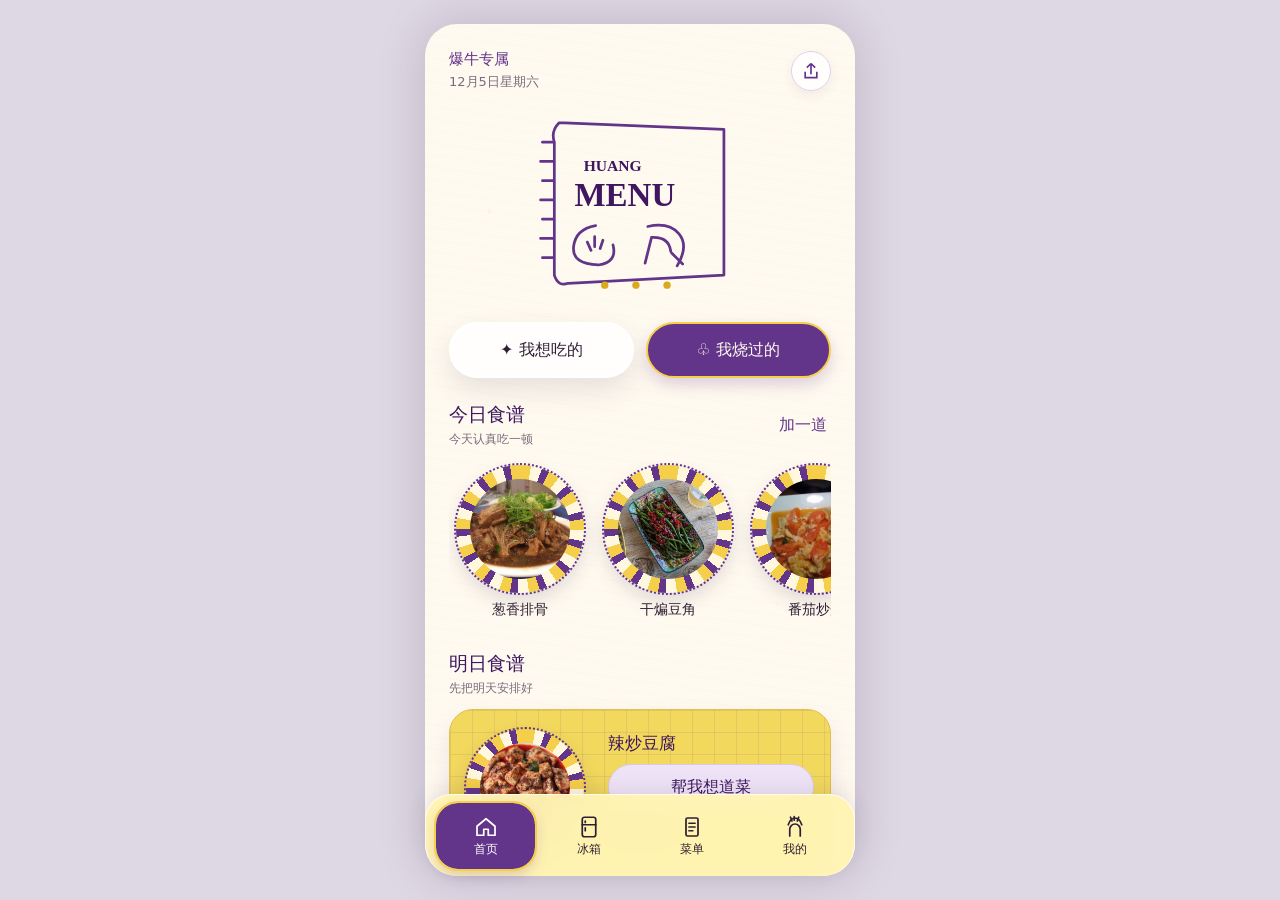
<file: index.html>
<!doctype html>
<html lang="zh-CN">
  <head>
    <meta charset="UTF-8" />
    <meta name="viewport" content="width=device-width, initial-scale=1, viewport-fit=cover" />
    <meta name="theme-color" content="#f6cf4a" />
    <link rel="apple-touch-icon" sizes="180x180" href="./apple-touch-icon.png?v=20260831-2" />
    <link rel="icon" type="image/png" sizes="180x180" href="./apple-touch-icon.png?v=20260831-2" />
    <meta name="description" content="爆牛专属：安排每日菜单、管理冰箱、生成菜谱图并迁移厨房数据。" />
    <title>爆牛专属</title>
    <link rel="stylesheet" href="./styles.css?v=20260831-1" />
  </head>
  <body>
    <div class="app-shell" id="appShell">
      <main id="appContent" class="app-content" tabindex="-1"></main>

      <nav class="tab-bar" aria-label="主要导航">
        <button class="tab-button is-active" data-tab="home" aria-current="page">
          <svg viewBox="0 0 32 32" aria-hidden="true"><path d="M4 15 16 5l12 10v12H19v-8h-6v8H4V15Z"/></svg>
          <span>首页</span>
        </button>
        <button class="tab-button" data-tab="fridge">
          <svg viewBox="0 0 32 32" aria-hidden="true"><rect x="7" y="3" width="18" height="26" rx="3"/><path d="M7 13h18M11 8v2m0 7v4"/></svg>
          <span>冰箱</span>
        </button>
        <button class="tab-button" data-tab="menu">
          <svg viewBox="0 0 32 32" aria-hidden="true"><rect x="8" y="4" width="16" height="24" rx="2"/><path d="M12 11h8m-8 5h8m-8 5h5"/></svg>
          <span>菜单</span>
        </button>
        <button class="tab-button" data-tab="profile">
          <svg viewBox="0 0 32 32" aria-hidden="true"><path d="M9 28v-9a7 7 0 0 1 14 0v9M7 13c2-6 4-9 9-9s7 3 9 9M12 8l-2-5m5 4V2m4 6 2-5"/></svg>
          <span>我的</span>
        </button>
      </nav>

      <div class="sheet-backdrop" id="sheetBackdrop" hidden></div>
      <section class="bottom-sheet" id="bottomSheet" role="dialog" aria-modal="true" aria-labelledby="sheetTitle" hidden>
        <button class="sheet-close" id="sheetClose" aria-label="关闭">×</button>
        <div id="sheetBody"></div>
      </section>
      <div class="toast" id="toast" role="status" aria-live="polite"></div>
    </div>

    <script src="./app.js?v=20260831-1" defer></script>
  </body>
</html>
</file>
<file: styles.css>
:root {
  --paper: #fffaf0;
  --paper-strong: #fff0a6;
  --surface: rgba(255, 255, 255, 0.82);
  --yellow: #f6cf4a;
  --yellow-strong: #dba91e;
  --purple: #63358a;
  --purple-strong: #3f165f;
  --purple-soft: #efe4f7;
  --ink: #2e2034;
  --muted: #786b7d;
  --line: #dfd0e7;
  --fresh: #3f8b68;
  --danger: #b23a45;
  --shadow: 0 12px 28px rgba(67, 39, 77, 0.12), inset 0 0 0 1px rgba(255, 255, 255, 0.62);
  --radius: 18px;
  color: var(--ink);
  background: #ded7e4;
  font-family: "PingFang SC", "Microsoft YaHei", system-ui, sans-serif;
  font-synthesis: none;
}

* { box-sizing: border-box; }
html, body { min-height: 100%; margin: 0; }
[hidden] { display: none !important; }

body {
  display: flex;
  justify-content: center;
  background: #ded7e4;
}

button, input, textarea, select { font: inherit; }
button, label[for] { -webkit-tap-highlight-color: transparent; }
button { color: inherit; cursor: pointer; }
button:focus-visible, input:focus-visible, textarea:focus-visible, select:focus-visible, label[for]:focus-visible {
  outline: 3px solid rgba(99, 53, 138, 0.3);
  outline-offset: 2px;
}

.app-shell {
  position: relative;
  width: min(100%, 430px);
  min-height: 100dvh;
  overflow: hidden;
  background-color: var(--paper);
  background-image:
    radial-gradient(ellipse at 15% 22%, rgba(99, 53, 138, 0.04) 0 1px, transparent 2px),
    radial-gradient(ellipse at 82% 68%, rgba(219, 169, 30, 0.05) 0 1px, transparent 2px),
    repeating-linear-gradient(8deg, transparent 0 6px, rgba(83, 45, 103, 0.016) 7px, transparent 8px 12px);
  box-shadow: 0 0 48px rgba(46, 32, 52, 0.18);
}

.app-content {
  height: 100dvh;
  overflow-x: hidden;
  overflow-y: auto;
  padding: calc(26px + env(safe-area-inset-top)) 24px calc(112px + env(safe-area-inset-bottom));
  scrollbar-width: none;
}
.app-content::-webkit-scrollbar { display: none; }

.page { animation: page-in 180ms ease both; }
@keyframes page-in { from { opacity: 0; transform: translateY(4px); } }

.top-row, .brand-row, .section-heading, .filter-row, .detail-heading, .settings-row {
  display: flex;
  align-items: center;
  justify-content: space-between;
  gap: 12px;
}
.top-row { align-items: flex-start; }
.eyebrow { margin: 0; color: var(--purple); font-size: 15px; font-weight: 750; letter-spacing: 0; }
.page-title { margin: 9px 0 0; color: var(--purple-strong); font-size: 28px; line-height: 1.25; letter-spacing: 0; }
.date-line { margin: 4px 0 0; color: var(--muted); font-size: 13px; }
.header-action, .text-button {
  border: 0;
  padding: 7px 4px;
  background: transparent;
  color: var(--purple);
  font-weight: 750;
}
.header-action .spark { display: block; font-size: 27px; line-height: 1; }
.menu-switch { max-width: 78px; padding-top: 0; text-align: center; }
.about-action { display: grid; justify-items: center; gap: 4px; font-size: 12px; }
.about-action span { font-size: 22px; line-height: 1; }
.icon-button {
  display: inline-grid;
  width: 40px;
  height: 40px;
  flex: 0 0 40px;
  place-items: center;
  border: 1px solid var(--line);
  border-radius: 50%;
  background: var(--surface);
  color: var(--purple);
  box-shadow: 0 4px 12px rgba(67, 39, 77, 0.08);
}
.icon-button svg { width: 20px; height: 20px; fill: none; stroke: currentColor; stroke-width: 2; }

.hero-doodle { display: grid; height: 228px; margin: 0 0 -4px; place-items: center; }
.hero-doodle svg { width: min(78%, 275px); overflow: visible; }
.sketch { fill: none; stroke: var(--purple); stroke-linecap: round; stroke-linejoin: round; stroke-width: 3; }
.sketch-fill { fill: var(--yellow-strong); }
.sketch-text { fill: var(--purple-strong); font-family: Georgia, serif; font-weight: 900; }

.segmented {
  display: grid;
  grid-template-columns: repeat(2, minmax(0, 1fr));
  gap: 12px;
  margin: 7px 0 24px;
  padding: 0;
  border: 0;
  background: transparent;
}
.pill {
  min-height: 56px;
  border: 2px solid rgba(255, 255, 255, 0.78);
  border-radius: 999px;
  background: var(--surface);
  box-shadow: var(--shadow);
  font-weight: 750;
}
.pill.is-active { border-color: var(--yellow); background: var(--purple); color: #fffaf0; box-shadow: 0 7px 16px rgba(99, 53, 138, 0.22); }

.section-heading { margin: 24px 0 13px; }
.section-title { margin: 0; color: var(--purple-strong); font-size: 19px; letter-spacing: 0; }
.section-subtitle { margin: 3px 0 0; color: var(--muted); font-size: 12px; }

.primary-button, .soft-button, .danger-button, .file-button {
  min-height: 46px;
  border: 1px solid transparent;
  border-radius: 999px;
  padding: 0 15px;
  font-weight: 750;
}
.primary-button { border-color: #c99718; background: var(--yellow); color: var(--purple-strong); }
.primary-button:active, .soft-button:active, .danger-button:active, .file-button:active { transform: translateY(1px); }
.soft-button, .file-button { border-color: #d9cae5; background: var(--purple-soft); color: var(--purple-strong); }
.danger-button { border-color: #f0c8cb; background: #fff0f1; color: var(--danger); }
.compact-button { min-height: 36px; padding: 0 12px; font-size: 13px; }
.block-button { width: 100%; }

.meal-block { padding: 14px 0 18px; border-top: 1px solid var(--line); }
.meal-block:first-of-type { border-top: 0; }
.meal-scroll {
  display: grid;
  grid-auto-columns: 138px;
  grid-auto-flow: column;
  gap: 10px;
  overflow-x: auto;
  padding: 4px 2px 8px;
  scrollbar-width: none;
}
.meal-scroll::-webkit-scrollbar { display: none; }
.dish-card {
  min-width: 0;
  border: 0;
  padding: 0;
  background: transparent;
  text-align: center;
}
.plate, .dish-photo {
  --rim-pattern: #fff8df;
  display: grid;
  width: 128px;
  aspect-ratio: 1;
  margin: 0 auto 8px;
  overflow: hidden;
  place-items: center;
  border: 14px solid transparent;
  border-radius: 50%;
  outline: 2px dotted var(--purple);
  background: var(--rim-pattern) border-box;
  box-shadow: 0 8px 19px rgba(67, 39, 77, 0.16);
}
.plate {
  --food1: #e3a52d;
  --food2: #79439f;
  --food-fill: conic-gradient(from 30deg, var(--food1), var(--food2), #71965e, var(--food1), #b95157, var(--food2));
  background: var(--food-fill) padding-box, var(--rim-pattern) border-box;
}
.plate::after { content: "✦"; color: rgba(255, 255, 255, 0.72); font-size: 24px; }
.dish-photo > img { width: 100%; height: 100%; object-fit: cover; background: #eee; }
.dish-photo > img.is-original { object-fit: contain; background: #fffdf4; }
.plate.is-bowl, .dish-photo.is-bowl {
  border-width: 19px;
  border-color: transparent;
  outline: 4px solid #fff8df;
  box-shadow: 0 9px 20px rgba(67, 39, 77, 0.2), inset 0 0 0 4px var(--purple);
}
.dish-name { display: block; overflow: hidden; color: var(--ink); font-size: 14px; font-weight: 700; text-overflow: ellipsis; white-space: nowrap; }
.empty-meal, .empty-state {
  padding: 26px 18px;
  border: 1px dashed #cbb4da;
  border-radius: var(--radius);
  background: #fffdf7;
  color: var(--muted);
  text-align: center;
}
.empty-meal { min-width: 100%; }
.tomorrow-heading { margin-bottom: 12px; }
.plan-count { color: var(--purple); font-size: 12px; font-weight: 750; }
.tomorrow-card {
  display: grid;
  min-height: 158px;
  grid-template-columns: 126px minmax(0, 1fr);
  align-items: center;
  gap: 16px;
  overflow: hidden;
  padding: 16px;
  border: 1px solid #e0c14b;
  border-radius: 24px;
  background-color: #f2d85d;
  background-image: linear-gradient(90deg, rgba(99, 53, 138, 0.1) 1px, transparent 1px), linear-gradient(rgba(99, 53, 138, 0.1) 1px, transparent 1px);
  background-size: 22px 22px;
  box-shadow: 0 12px 24px rgba(99, 53, 138, 0.13);
}
.tomorrow-card .plate, .tomorrow-card .dish-photo { width: 118px; margin: 0; }
.tomorrow-actions { display: grid; min-width: 0; gap: 9px; }
.tomorrow-actions strong { overflow: hidden; color: var(--purple-strong); font-size: 17px; text-overflow: ellipsis; white-space: nowrap; }
.tomorrow-detail { min-height: auto; padding: 2px 0; justify-self: start; }
.empty-plate { display: grid; width: 112px; aspect-ratio: 1; place-items: center; border: 12px solid #fff7d5; border-radius: 50%; background: rgba(255, 255, 255, 0.48); color: var(--purple); font-size: 28px; }

.tab-bar {
  position: fixed;
  z-index: 25;
  bottom: 0;
  left: 50%;
  width: min(100%, 430px);
  min-height: calc(82px + env(safe-area-inset-bottom));
  transform: translateX(-50%);
  display: grid;
  grid-template-columns: repeat(4, minmax(0, 1fr));
  gap: 4px;
  padding: 8px 10px calc(7px + env(safe-area-inset-bottom));
  border: 1px solid rgba(255, 255, 255, 0.72);
  border-bottom: 0;
  border-radius: 26px 26px 0 0;
  background: rgba(255, 244, 180, 0.96);
  box-shadow: 0 -6px 20px rgba(67, 39, 77, 0.1);
  backdrop-filter: blur(14px);
}
.tab-button {
  min-width: 0;
  border: 0;
  border-radius: 22px;
  background: transparent;
  display: flex;
  flex-direction: column;
  align-items: center;
  justify-content: center;
  gap: 2px;
  font-size: 12px;
  font-weight: 750;
}
.tab-button svg { width: 24px; height: 24px; fill: none; stroke: currentColor; stroke-linecap: round; stroke-linejoin: round; stroke-width: 2.3; }
.tab-button.is-active { outline: 2px solid var(--yellow); background: var(--purple); color: #fff; box-shadow: 0 6px 14px rgba(99, 53, 138, 0.23); }

.fridge-illustration { display: grid; height: 226px; place-items: center; }
.fridge-illustration svg { width: 218px; }
.restock-button { margin: 0 0 28px; }
.fridge-section-title { margin-bottom: 12px; }
.stock-list, .dish-list { display: grid; gap: 0; }
.stock-item, .menu-card {
  width: 100%;
  border: 1px solid var(--line);
  border-radius: 0;
  background: var(--surface);
  box-shadow: none;
}
.stock-item {
  display: grid;
  grid-template-columns: 1fr auto;
  align-items: center;
  gap: 12px;
  padding: 15px 0;
  border-width: 0 0 1px;
  background: transparent;
  text-align: left;
}
.stock-name { display: block; color: var(--purple-strong); font-size: 18px; font-weight: 800; }
.stock-meta { display: block; margin-top: 4px; color: var(--muted); font-size: 12px; }
.stock-days { min-width: 62px; color: var(--purple); font-size: 34px; font-weight: 400; text-align: right; }
.stock-days.soon { color: var(--yellow-strong); }
.stock-days.expired { color: var(--danger); }
.stock-days small { display: block; color: var(--muted); font-size: 10px; font-weight: 600; }

.filter-row { margin: 18px 0 14px; }
.filter-select {
  min-height: 40px;
  max-width: 160px;
  border: 1px solid #d8c9e3;
  border-radius: var(--radius);
  padding: 0 32px 0 12px;
  background: #fff;
  color: var(--purple-strong);
}
.menu-filter { margin-top: 22px; }
.menu-stage { position: relative; min-height: 360px; margin: 18px -24px 0; overflow: hidden; }
.menu-list { position: relative; z-index: 2; display: grid; width: 58%; gap: 13px; padding: 12px 0 20px 24px; }
.menu-item { display: grid; min-width: 0; border: 0; padding: 0; background: transparent; color: var(--muted); text-align: left; }
.menu-item span { overflow: hidden; font-size: 21px; font-weight: 580; text-overflow: ellipsis; white-space: nowrap; }
.menu-item small { margin-top: 3px; font-size: 11px; }
.menu-item.is-selected { color: var(--purple-strong); }
.menu-item.is-selected span { font-weight: 850; }
.platter {
  position: absolute;
  top: 28px;
  right: -112px;
  width: 314px;
  height: 314px;
  transform: rotate(var(--turntable-angle));
  transform-origin: center;
  border: 12px solid #fff7d2;
  border-radius: 50%;
  background: repeating-conic-gradient(var(--purple) 0 8deg, #f8dd65 8deg 16deg, #fff7d2 16deg 24deg);
  box-shadow: 0 13px 30px rgba(67, 39, 77, 0.2);
  transition: transform 650ms cubic-bezier(0.22, 0.8, 0.24, 1);
  will-change: transform;
}
.turntable-dish {
  position: absolute;
  z-index: 2;
  width: 108px;
  height: 108px;
  transform: rotate(var(--counter-angle));
  border: 0;
  padding: 0;
  border-radius: 50%;
  background: transparent;
  transition: transform 650ms cubic-bezier(0.22, 0.8, 0.24, 1);
}
.turntable-dish.p1 { top: 48px; left: 17px; }
.turntable-dish.p2 { top: 48px; left: 166px; }
.turntable-dish.p3 { top: 177px; left: 91px; }
.turntable-plate {
  --rim-pattern: #fffdf4;
  display: grid;
  width: 100%;
  height: 100%;
  place-items: center;
  border: 3px solid #eadfc4;
  border-radius: 50%;
  background: var(--rim-pattern);
  box-shadow: 0 7px 15px rgba(51, 27, 62, 0.2), inset 0 0 0 8px #f5eddc, inset 0 0 0 10px #e7dcc4;
  transition: box-shadow 180ms ease, transform 180ms ease;
}
.turntable-dish:active .turntable-plate { transform: scale(0.96); }
.turntable-dish.is-selected .turntable-plate { box-shadow: 0 0 0 4px var(--yellow), 0 8px 18px rgba(51, 27, 62, 0.24), inset 0 0 0 8px #fff8dd, inset 0 0 0 10px var(--purple); }
.turntable-plate.is-bowl { box-shadow: 0 7px 15px rgba(51, 27, 62, 0.2), inset 0 0 0 13px #f1d678, inset 0 0 0 16px var(--purple); }
.turntable-dish.is-selected .turntable-plate.is-bowl { box-shadow: 0 0 0 4px var(--yellow), 0 8px 18px rgba(51, 27, 62, 0.24), inset 0 0 0 13px #f1d678, inset 0 0 0 16px var(--purple); }
.turntable-photo, .turntable-food {
  display: grid;
  width: 68%;
  height: 68%;
  overflow: hidden;
  place-items: center;
  border-radius: 50%;
}
.turntable-photo { object-fit: cover; }
.turntable-photo.is-original { object-fit: contain; background: #fffdf4; }
.turntable-food { background: conic-gradient(from 30deg, var(--food1), var(--food2), #729852, var(--food1), #b95756, var(--food2)); }
.turntable-food::after { content: "✦"; color: rgba(255, 255, 255, 0.72); font-size: 20px; }
.turntable-spin {
  position: absolute;
  z-index: 4;
  top: 126px;
  left: 126px;
  display: grid;
  width: 52px;
  height: 52px;
  transform: rotate(var(--counter-angle));
  place-items: center;
  border: 4px solid #fff7d2;
  border-radius: 50%;
  background: var(--purple-strong);
  color: #fff;
  box-shadow: 0 6px 14px rgba(51, 27, 62, 0.28);
  font-size: 27px;
  line-height: 1;
  transition: transform 650ms cubic-bezier(0.22, 0.8, 0.24, 1);
}
.menu-card.is-selected { border-color: var(--purple); background: #fbf7ff; box-shadow: 0 0 0 2px rgba(99, 53, 138, 0.12); }
.menu-card .plate, .menu-card .dish-photo { width: 70px; margin: 0; border-width: 7px; }
.menu-copy { min-width: 0; }
.menu-copy strong { display: block; overflow: hidden; color: var(--purple-strong); text-overflow: ellipsis; white-space: nowrap; }
.menu-copy span { display: block; margin-top: 5px; color: var(--muted); font-size: 12px; }
.menu-arrow { color: var(--purple); font-size: 22px; }
.menu-actions {
  position: relative;
  z-index: 3;
  display: grid;
  grid-template-columns: repeat(2, minmax(0, 1fr));
  gap: 8px;
  margin-top: -24px;
  padding: 0;
  border: 0;
  background: transparent;
  box-shadow: none;
}
.menu-actions button { min-width: 0; padding: 0 7px; }
.menu-actions .recipe-action { grid-column: 1 / -1; }
.menu-empty { margin-top: 32px; }

.profile-hero { padding: 16px 0 18px; border-bottom: 1px solid var(--line); }
.avatar {
  display: grid;
  width: 58px;
  height: 58px;
  place-items: center;
  border: 5px solid var(--yellow);
  border-radius: 50%;
  background: var(--purple);
  color: #fff;
  font-size: 24px;
  font-weight: 850;
}
.report-card { margin-top: 26px; padding: 22px 20px 28px; border: 1px solid #e1c957; border-radius: 24px; background: rgba(255, 248, 207, 0.84); box-shadow: var(--shadow); }
.report-card h2 { margin: 0 0 20px; color: var(--purple-strong); font-size: 21px; }
.report-card h3 { margin: 22px 0 12px; color: var(--purple); font-size: 15px; }
.report-feature { display: flex; align-items: center; gap: 16px; }
.report-feature .plate, .report-feature .dish-photo { width: 112px; margin: 0; }
.report-number { display: block; color: var(--purple); font-size: 38px; line-height: 1; }
.report-copy { margin: 12px 0 0; color: #5e4d63; line-height: 1.7; }
.stat-grid { display: grid; grid-template-columns: repeat(3, minmax(0, 1fr)); gap: 8px; margin-top: 16px; }
.stat { min-width: 0; padding: 12px 5px; border: 1px solid rgba(99, 53, 138, 0.12); border-radius: var(--radius); background: rgba(255, 255, 255, 0.66); text-align: center; }
.stat strong { display: block; color: var(--purple-strong); font-size: 22px; }
.stat span { display: block; margin-top: 3px; color: var(--muted); font-size: 10px; }
.settings { margin-top: 24px; border-top: 1px solid var(--line); }
.settings-row { min-height: 60px; border-bottom: 1px solid var(--line); }
.settings-row > span:first-child { color: var(--purple-strong); font-weight: 750; }
.settings-actions { display: flex; flex-wrap: wrap; justify-content: flex-end; gap: 6px; }
.toggle { position: relative; width: 48px; height: 28px; }
.toggle input { position: absolute; opacity: 0; }
.toggle span { display: block; width: 100%; height: 100%; border-radius: 999px; background: #d8cedd; transition: 160ms ease; }
.toggle span::after { content: ""; position: absolute; top: 4px; left: 4px; width: 20px; height: 20px; border-radius: 50%; background: #fff; box-shadow: 0 2px 5px rgba(46, 32, 52, 0.2); transition: 160ms ease; }
.toggle input:checked + span { background: var(--purple); }
.toggle input:checked + span::after { transform: translateX(20px); }
.privacy-note { margin: 18px 0 0; color: var(--muted); font-size: 12px; line-height: 1.6; }

.sheet-backdrop { position: fixed; z-index: 40; inset: 0; background: rgba(39, 25, 47, 0.54); backdrop-filter: blur(2px); }
.bottom-sheet {
  position: fixed;
  z-index: 45;
  bottom: 0;
  left: 50%;
  width: min(100%, 430px);
  max-height: min(88dvh, 780px);
  overflow-y: auto;
  transform: translateX(-50%);
  padding: 28px 24px calc(26px + env(safe-area-inset-bottom));
  border-radius: 30px 30px 0 0;
  background-color: var(--paper);
  background-image: repeating-linear-gradient(8deg, transparent 0 7px, rgba(99, 53, 138, 0.018) 8px, transparent 9px 12px);
  box-shadow: 0 -18px 38px rgba(46, 32, 52, 0.28);
  animation: sheet-up 220ms ease both;
}
@keyframes sheet-up { from { transform: translate(-50%, 28px); opacity: 0; } }
.sheet-close { position: sticky; z-index: 2; top: 0; float: right; width: 42px; height: 42px; border: 0; border-radius: 50%; background: var(--purple-soft); color: var(--purple-strong); font-size: 30px; line-height: 1; }
.sheet-title { margin: 4px 48px 6px 0; color: var(--purple-strong); font-size: 23px; }
.sheet-subtitle { margin: 0 48px 20px 0; color: var(--muted); line-height: 1.6; }

.bottom-sheet.dish-editor-sheet {
  height: 100dvh;
  max-height: 100dvh;
  overscroll-behavior: contain;
  padding: calc(28px + env(safe-area-inset-top)) 24px calc(24px + env(safe-area-inset-bottom));
  border-radius: 0;
  background-color: var(--paper);
}
.bottom-sheet.dish-editor-sheet.is-cropping { overflow: hidden; }
.dish-editor-sheet .sheet-close { position: absolute; top: calc(18px + env(safe-area-inset-top)); right: 20px; }
.dish-editor-heading { padding: 2px 52px 4px 0; }
.dish-editor-heading .sheet-title { margin-right: 0; font-size: 25px; }
.dish-editor-heading .sheet-subtitle { margin-right: 0; }
.dish-editor-context { margin: 0 0 8px; color: var(--purple); font-size: 14px; font-weight: 800; }
.dish-editor-form { min-height: calc(100% - 120px); }
.dish-form-tabs {
  position: sticky;
  z-index: 4;
  top: calc(-28px - env(safe-area-inset-top));
  display: grid;
  grid-template-columns: repeat(2, minmax(0, 1fr));
  margin: 8px -24px 22px;
  padding: 0 24px;
  border-bottom: 1px solid var(--line);
  background: rgba(255, 250, 240, 0.96);
  backdrop-filter: blur(12px);
}
.dish-form-tab { min-height: 52px; border: 0; border-bottom: 3px solid transparent; background: transparent; color: var(--muted); font-weight: 800; }
.dish-form-tab.is-active { border-bottom-color: var(--purple); color: var(--purple-strong); }
.dish-form-panel { padding-bottom: 4px; }
.chip-row.category-chips { display: grid; grid-template-columns: repeat(4, minmax(0, 1fr)); gap: 9px 8px; }
.category-chips .chip { min-width: 0; padding: 0 5px; }
.field-title-row { display: flex; align-items: center; justify-content: space-between; gap: 12px; }
.field-title-row > label { color: var(--purple-strong); font-weight: 750; }
.add-tag-button { min-height: 32px; padding: 3px 0; }
.tag-list { display: flex; min-height: 24px; flex-wrap: wrap; gap: 8px; }
.tag-list:empty::before { content: "还没有标签"; color: var(--muted); font-size: 12px; }
.tag-chip { display: inline-flex; min-height: 34px; align-items: center; gap: 7px; border: 1px solid #d8c7e4; border-radius: 999px; padding: 0 10px 0 12px; background: #fff; color: var(--purple-strong); }
.tag-chip b { font-size: 18px; font-weight: 400; line-height: 1; }
.tag-composer { display: grid; grid-template-columns: minmax(0, 1fr) auto; gap: 8px; }
.tag-composer input { min-width: 0; }

.portrait-field { gap: 12px; }
.portrait-actions { margin-top: 2px; }
.original-photo-toggle { display: flex; width: max-content; align-items: center; gap: 9px; color: var(--purple-strong); font-size: 13px; font-weight: 700; cursor: pointer; }
.original-photo-toggle input { position: absolute; width: 1px; height: 1px; opacity: 0; }
.original-photo-toggle span { display: grid; width: 21px; height: 21px; place-items: center; border: 2px solid #bda9ca; border-radius: 6px; background: #fff; }
.original-photo-toggle input:checked + span { border-color: var(--purple); background: var(--purple); }
.original-photo-toggle input:checked + span::after { content: "✓"; color: #fff; font-size: 14px; font-weight: 900; }
.original-photo-toggle input:disabled + span { opacity: 0.45; }
.dishware-picker { display: grid; gap: 10px; margin-top: 6px; }
.dishware-help { color: var(--muted); font-size: 12px; }
.dishware-options { display: grid; grid-template-columns: repeat(2, minmax(0, 1fr)); gap: 10px; }
.dishware-option { display: flex; min-height: 82px; align-items: center; justify-content: center; gap: 11px; border: 1px solid #d9cae4; border-radius: 18px; background: #fff; color: var(--purple-strong); }
.dishware-option.is-selected { border-color: var(--purple); background: var(--purple-soft); box-shadow: 0 0 0 3px var(--yellow); }
.dishware-option b { font-size: 14px; }
.dishware-sample { position: relative; display: grid; width: 55px; height: 55px; flex: 0 0 55px; place-items: center; border-radius: 50%; background: #fffdf4; }
.dishware-sample i { display: block; border-radius: 50%; background: linear-gradient(135deg, var(--yellow), var(--purple)); }
.dishware-sample { background: var(--rim-pattern, #fffdf4); }
.sample-plate { border: 2px solid #fff4c6; outline: 2px dotted var(--purple); }
.sample-plate i { width: 28px; height: 28px; }
.sample-bowl { border: 3px solid #fff8df; outline: 2px solid var(--purple); box-shadow: inset 0 0 0 2px #fff; }
.sample-bowl i { width: 25px; height: 25px; }
.dishware-pattern-heading { margin-top: 3px; }
.dishware-pattern-grid { display: grid; grid-template-columns: repeat(5, minmax(0, 1fr)); gap: 8px; }
.dishware-pattern-option { display: grid; min-width: 0; height: 58px; place-items: center; border: 1px solid #dfd2e7; border-radius: 12px; padding: 4px; background: #fff; }
.dishware-pattern-option.is-selected { border-color: var(--purple); background: var(--purple-soft); box-shadow: 0 0 0 3px var(--yellow); }
.dishware-pattern-swatch { display: grid; width: 42px; max-width: 100%; aspect-ratio: 1; place-items: center; border: 2px solid #fff; border-radius: 50%; background: var(--rim-pattern, #fffdf4); box-shadow: 0 0 0 1px rgba(63, 22, 95, 0.24); }
.dishware-pattern-swatch i { width: 55%; aspect-ratio: 1; border-radius: 50%; background: #fffaf0; box-shadow: inset 0 0 0 1px rgba(63, 22, 95, 0.14); }
.dishware-pattern-swatch.is-bowl i { width: 45%; box-shadow: 0 0 0 3px rgba(255, 255, 255, 0.7), inset 0 0 0 1px rgba(63, 22, 95, 0.2); }
.portrait-plate { display: grid; width: min(100%, 270px); margin: 4px auto 0; border: 0; padding: 0; place-items: center; background: transparent; }
.portrait-plate:disabled { cursor: default; opacity: 1; }
.portrait-plate-inner {
  --rim-pattern: #fff8df;
  display: grid;
  width: min(68vw, 248px);
  aspect-ratio: 1;
  overflow: hidden;
  place-items: center;
  border: 20px solid transparent;
  border-radius: 50%;
  outline: 2px dotted var(--purple);
  background: var(--rim-pattern) border-box;
  box-shadow: 0 13px 26px rgba(67, 39, 77, 0.2), inset 0 0 0 3px #e4d6bb;
}
.portrait-plate-inner img { width: 100%; height: 100%; object-fit: cover; }
.portrait-plate-inner img.is-original { object-fit: contain; background: #fffdf4; }
.portrait-plate-inner.is-bowl { border-width: 30px; border-color: transparent; outline: 5px solid #fff8df; box-shadow: 0 13px 26px rgba(67, 39, 77, 0.22), inset 0 0 0 5px var(--purple); }
.portrait-placeholder { display: grid; width: 62%; aspect-ratio: 1; place-items: center; border-radius: 50%; background: var(--purple-soft); color: var(--purple); font-size: 44px; font-weight: 300; }
.portrait-caption { margin-top: 12px; color: var(--muted); font-size: 12px; font-weight: 650; }
.note-field { position: relative; }
.note-field textarea { min-height: 122px; padding-bottom: 32px; }
.character-count { position: absolute; right: 13px; bottom: 10px; margin: 0; color: var(--muted); font-size: 11px; }
.dish-editor-footer { position: sticky; z-index: 3; bottom: calc(-24px - env(safe-area-inset-bottom)); margin: 24px -24px -24px; padding: 14px 24px calc(18px + env(safe-area-inset-bottom)); border-top: 1px solid rgba(99, 53, 138, 0.12); background: rgba(255, 250, 240, 0.96); backdrop-filter: blur(12px); }

.photo-cropper { position: absolute; z-index: 70; inset: 0; display: flex; flex-direction: column; overflow: hidden; background: var(--purple-strong); color: #fff; }
.cropper-header { display: grid; min-height: calc(72px + env(safe-area-inset-top)); grid-template-columns: 72px minmax(0, 1fr) 92px; align-items: end; padding: env(safe-area-inset-top) 8px 12px; background: var(--paper); color: var(--purple-strong); }
.cropper-header h3 { align-self: center; margin: 0; text-align: center; font-size: 18px; }
.cropper-back, .cropper-use { min-height: 44px; border: 0; background: transparent; color: inherit; }
.cropper-back { font-size: 38px; line-height: 1; }
.cropper-use { color: var(--purple); font-weight: 850; }
.cropper-stage { display: grid; min-height: 0; flex: 1; place-items: center; padding: 24px; }
.crop-viewport { position: relative; width: min(84vw, 340px); aspect-ratio: 1; overflow: hidden; border-radius: 16px; background: #1a101f; box-shadow: 0 14px 34px rgba(0, 0, 0, 0.38); touch-action: none; user-select: none; }
.crop-viewport img { position: absolute; top: 50%; left: 50%; max-width: none; pointer-events: none; transform-origin: center; will-change: width, height, transform; }
.crop-guide { position: absolute; inset: 7%; border: 2px dashed rgba(246, 207, 74, 0.92); border-radius: 50%; box-shadow: 0 0 0 999px rgba(31, 15, 40, 0.28); pointer-events: none; }
.cropper-zoom { display: grid; grid-template-columns: 48px minmax(0, 1fr) 48px; align-items: center; gap: 10px; padding: 4px 24px; }
.cropper-zoom button { display: grid; width: 44px; height: 44px; place-items: center; border: 1px solid rgba(255, 255, 255, 0.28); border-radius: 50%; background: rgba(255, 255, 255, 0.12); color: #fff; font-size: 24px; }
.cropper-zoom input { width: 100%; accent-color: var(--yellow); }
.cropper-hint { margin: 16px 20px calc(26px + env(safe-area-inset-bottom)); color: #fff8cf; text-align: center; font-size: 13px; }
.field { display: grid; gap: 8px; margin: 17px 0; }
.field > label, .field > legend { color: var(--purple-strong); font-weight: 750; }
.field input, .field textarea, .field select {
  width: 100%;
  border: 1px solid #dbcde4;
  border-radius: 18px;
  outline: 0;
  background: #fff;
  padding: 13px 14px;
  color: var(--ink);
}
.field textarea { min-height: 92px; resize: vertical; line-height: 1.55; }
.field-hint { margin: 0; color: var(--muted); font-size: 11px; }
.chip-row { display: flex; flex-wrap: wrap; gap: 7px; }
.chip { min-height: 36px; border: 1px solid #d9cae4; border-radius: 999px; padding: 0 12px; background: #fff; color: var(--purple); }
.chip.is-selected { border-color: var(--purple); background: var(--purple); color: #fff; }
.file-actions { display: grid; grid-template-columns: repeat(2, minmax(0, 1fr)); gap: 8px; }
.file-button { display: grid; min-width: 0; place-items: center; text-align: center; }
.image-preview { display: grid; min-height: 120px; margin-top: 8px; overflow: hidden; place-items: center; border: 1px dashed #cbb4da; border-radius: 18px; background: #fff; color: var(--muted); }
.image-preview img { width: 100%; max-height: 240px; object-fit: cover; }

.pattern-plate-sunburst { --rim-pattern: repeating-conic-gradient(from 0deg, #f6cf4a 0 10deg, #fff8df 10deg 20deg, #63358a 20deg 27deg); }
.pattern-plate-violet-rays { --rim-pattern: repeating-conic-gradient(from 8deg, #63358a 0 7deg, #c9a9dd 7deg 14deg, #fffaf0 14deg 21deg); }
.pattern-plate-daisy { --rim-pattern: radial-gradient(circle at 50% 13%, #fff 0 8%, #f6cf4a 9% 13%, transparent 14%), radial-gradient(circle at 84% 50%, #fff 0 8%, #63358a 9% 13%, transparent 14%), radial-gradient(circle at 50% 87%, #fff 0 8%, #f6cf4a 9% 13%, transparent 14%), radial-gradient(circle at 16% 50%, #fff 0 8%, #63358a 9% 13%, transparent 14%), #d9b9e8; }
.pattern-plate-checker { --rim-pattern: conic-gradient(#63358a 25%, #f6cf4a 0 50%, #fff8df 0 75%, #b887d1 0) 0 0 / 18px 18px; }
.pattern-plate-dots { --rim-pattern: radial-gradient(circle, #63358a 0 24%, transparent 26%) 0 0 / 14px 14px, #ffe47d; }
.pattern-plate-stripes { --rim-pattern: repeating-linear-gradient(135deg, #f6cf4a 0 8px, #fffaf0 8px 15px, #63358a 15px 23px); }
.pattern-plate-waves { --rim-pattern: repeating-radial-gradient(circle at 50% 50%, #fff8df 0 6px, #7d4aa1 7px 11px, #f6cf4a 12px 17px); }
.pattern-plate-garden { --rim-pattern: radial-gradient(circle at 20% 25%, #f6cf4a 0 3px, #fff 4px 7px, transparent 8px), radial-gradient(circle at 75% 70%, #63358a 0 3px, #fff 4px 7px, transparent 8px), linear-gradient(135deg, #a7c982, #eee1f5); }
.pattern-plate-confetti { --rim-pattern: linear-gradient(30deg, transparent 42%, #63358a 43% 51%, transparent 52%) 0 0 / 17px 17px, linear-gradient(120deg, transparent 42%, #e2a91d 43% 51%, transparent 52%) 6px 6px / 19px 19px, #fff5c8; }
.pattern-plate-night { --rim-pattern: radial-gradient(circle, #f6cf4a 0 2px, transparent 3px) 0 0 / 13px 13px, radial-gradient(circle, #fff 0 1px, transparent 2px) 5px 7px / 11px 11px, #40205e; }
.pattern-bowl-lotus { --rim-pattern: repeating-conic-gradient(from 22deg, #63358a 0 9deg, #d9b7e9 9deg 18deg, #f6cf4a 18deg 27deg, #fff8df 27deg 36deg); }
.pattern-bowl-cloud { --rim-pattern: radial-gradient(ellipse at 25% 55%, #fff 0 20%, transparent 21%) 0 0 / 24px 15px, radial-gradient(ellipse at 70% 45%, #fff 0 18%, transparent 19%) 8px 5px / 25px 16px, #b99bd1; }
.pattern-bowl-plum { --rim-pattern: radial-gradient(circle at 30% 30%, #f6cf4a 0 2px, #8b3f83 3px 6px, transparent 7px) 0 0 / 22px 22px, #fff0d0; }
.pattern-bowl-rings { --rim-pattern: repeating-radial-gradient(circle at 50% 50%, #f6cf4a 0 5px, #fff8df 6px 10px, #63358a 11px 14px); }
.pattern-bowl-mosaic { --rim-pattern: conic-gradient(from 45deg, #63358a 0 25%, #f6cf4a 0 50%, #83aa6a 0 75%, #fff8df 0) 0 0 / 16px 16px; }
.pattern-bowl-ripple { --rim-pattern: repeating-radial-gradient(ellipse at 20% 50%, #fff 0 4px, #ac86c6 5px 8px, #f6cf4a 9px 12px); }
.pattern-bowl-stars { --rim-pattern: radial-gradient(circle, #fff 0 2px, transparent 3px) 0 0 / 12px 12px, linear-gradient(45deg, transparent 45%, #f6cf4a 46% 54%, transparent 55%) 3px 3px / 18px 18px, #69408c; }
.pattern-bowl-leaf { --rim-pattern: radial-gradient(ellipse at 30% 35%, #6e9b58 0 24%, transparent 26%) 0 0 / 18px 13px, radial-gradient(ellipse at 70% 65%, #63358a 0 22%, transparent 24%) 8px 5px / 19px 14px, #fff2a9; }
.pattern-bowl-candy { --rim-pattern: repeating-linear-gradient(45deg, #f6cf4a 0 6px, #d9b6e7 6px 12px, #fff 12px 18px, #63358a 18px 24px); }
.pattern-bowl-night { --rim-pattern: radial-gradient(circle, #f6cf4a 0 2px, transparent 3px) 0 0 / 15px 15px, linear-gradient(90deg, transparent 46%, rgba(255,255,255,0.7) 47% 53%, transparent 54%) 5px 3px / 20px 20px, #2f183f; }

.detail-cover { display: grid; min-height: 170px; margin: 12px 0 18px; place-items: center; border-radius: 22px; background: var(--paper-strong); }
.detail-cover .plate, .detail-cover .dish-photo { width: 150px; margin: 0; }
.badge-row { display: flex; flex-wrap: wrap; gap: 7px; margin: 10px 0 18px; }
.badge { border-radius: 999px; padding: 5px 9px; background: var(--purple-soft); color: var(--purple-strong); font-size: 12px; font-weight: 700; }
.recipe-section { padding: 15px 0; border-top: 1px solid var(--line); }
.recipe-section h3 { margin: 0 0 9px; color: var(--purple-strong); font-size: 16px; }
.recipe-section ul, .recipe-section ol { margin: 0; padding-left: 22px; color: #594d5d; line-height: 1.75; }
.detail-actions { display: grid; grid-template-columns: repeat(2, minmax(0, 1fr)); gap: 8px; margin-top: 18px; }
.detail-actions .block-button { grid-column: 1 / -1; }

.recipe-tools { display: grid; gap: 14px; margin: 16px 0; }
.option-row { display: flex; align-items: center; justify-content: space-between; gap: 12px; }
.option-row strong { color: var(--purple-strong); font-size: 14px; }
.template-options { display: flex; gap: 8px; }
.template-swatch { width: 38px; height: 38px; border: 2px solid #fff; border-radius: 50%; box-shadow: 0 0 0 1px #d8cadf; }
.template-swatch[data-template="sun"] { background: #f6cf4a; }
.template-swatch[data-template="violet"] { background: #63358a; }
.template-swatch[data-template="paper"] { background: #fffaf0; }
.template-swatch.is-selected { box-shadow: 0 0 0 3px var(--purple); }
.recipe-preview {
  width: min(100%, 310px);
  min-height: 410px;
  margin: 14px auto 18px;
  overflow: hidden;
  border: 1px solid #dacbe3;
  border-radius: 20px;
  padding: 22px;
  background: #fff5bd;
  box-shadow: var(--shadow);
}
.recipe-preview.is-wide { min-height: 300px; }
.recipe-preview.violet { background: var(--purple); color: #fff; }
.recipe-preview.paper { background: #fff; }
.recipe-preview h3 { margin: 0 0 4px; font-size: 23px; }
.recipe-preview .recipe-date { margin: 0 0 20px; opacity: 0.72; font-size: 12px; }
.recipe-preview h4 { margin: 14px 0 6px; font-size: 14px; }
.recipe-preview p, .recipe-preview li { font-size: 12px; line-height: 1.55; }
.recipe-preview ul, .recipe-preview ol { margin: 0; padding-left: 18px; }

.toast {
  position: fixed;
  z-index: 60;
  bottom: calc(90px + env(safe-area-inset-bottom));
  left: 50%;
  width: max-content;
  max-width: calc(100% - 40px);
  transform: translate(-50%, 14px);
  border-radius: 999px;
  padding: 11px 16px;
  background: var(--purple-strong);
  color: #fff;
  box-shadow: var(--shadow);
  opacity: 0;
  pointer-events: none;
  transition: 180ms ease;
}
.toast.is-visible { transform: translate(-50%, 0); opacity: 1; }
.sr-only { position: absolute; width: 1px; height: 1px; padding: 0; margin: -1px; overflow: hidden; clip: rect(0, 0, 0, 0); white-space: nowrap; border: 0; }
.dish-editor-form input.sr-only, .dish-editor-form .original-photo-toggle input { width: 1px; height: 1px; padding: 0; margin: -1px; border: 0; }

@media (min-width: 520px) {
  body { padding: 24px 0; }
  .app-shell { min-height: calc(100dvh - 48px); height: calc(100dvh - 48px); border-radius: 32px; }
  .app-content { height: 100%; }
  .tab-bar { bottom: 24px; border-radius: 26px 26px 32px 32px; }
  .bottom-sheet { bottom: 24px; border-radius: 30px; }
  .bottom-sheet.dish-editor-sheet { bottom: 24px; height: calc(100dvh - 48px); max-height: calc(100dvh - 48px); border-radius: 30px; }
  .photo-cropper { border-radius: 30px; }
}

@media (max-width: 355px) {
  .app-content { padding-right: 15px; padding-left: 15px; }
  .page-title { font-size: 24px; }
  .hero-doodle { height: 205px; }
  .tomorrow-card { grid-template-columns: 104px minmax(0, 1fr); gap: 12px; padding: 13px; }
  .tomorrow-card .plate, .tomorrow-card .dish-photo, .empty-plate { width: 100px; }
  .menu-stage { margin-right: -15px; margin-left: -15px; }
  .menu-list { width: 61%; padding-left: 15px; }
  .menu-item span { font-size: 19px; }
  .platter { right: -120px; }
}

@media (prefers-reduced-motion: reduce) {
  *, *::before, *::after { animation-duration: 0.01ms !important; transition-duration: 0.01ms !important; }
}
</file>
